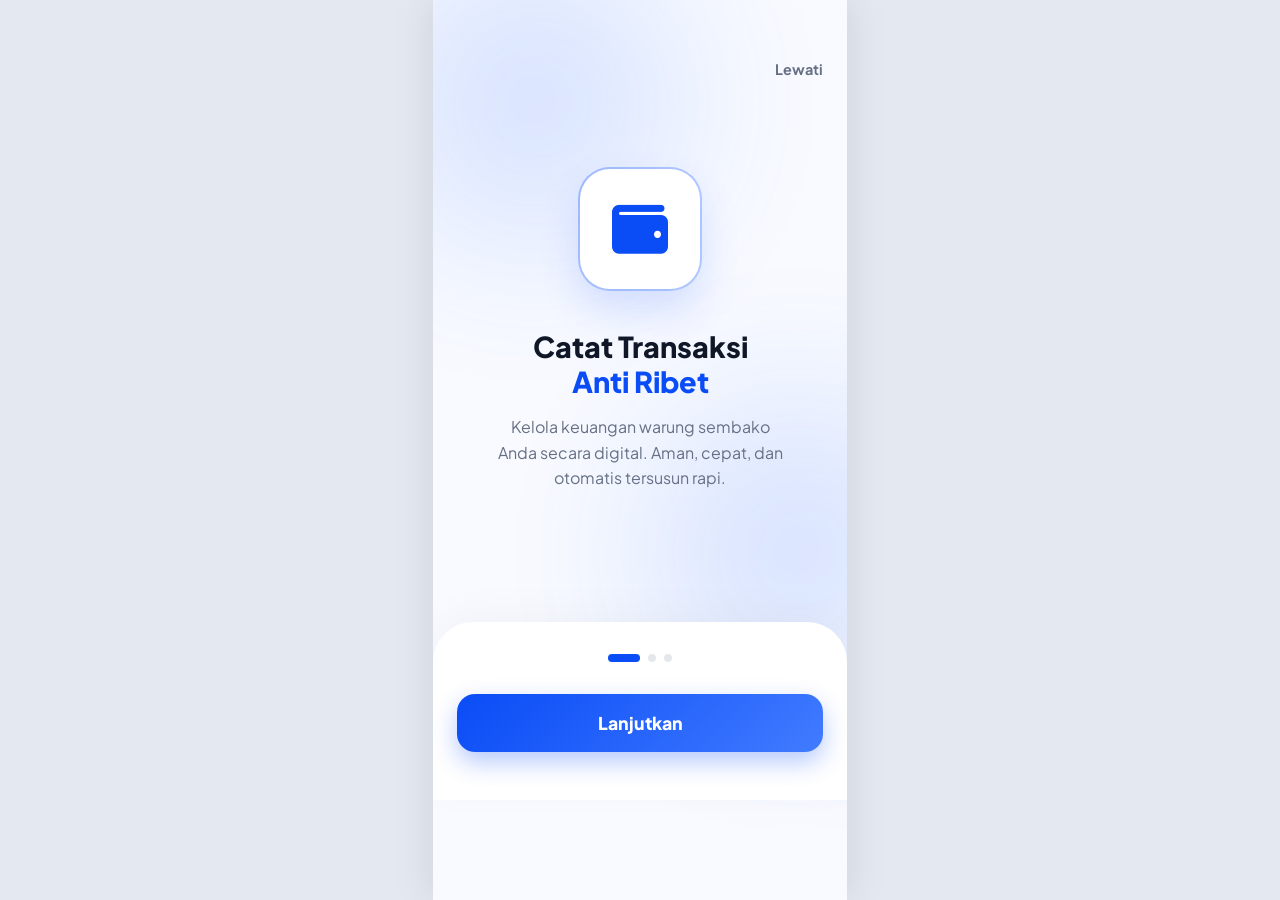
<file: pt3/index.html>
<!DOCTYPE html>
<html lang="id">
<head>
    <meta charset="UTF-8">
    <meta name="viewport" content="width=device-width, initial-scale=1.0">
    <title>Selamat Datang di FinGrow AI</title>
    <link href="https://fonts.googleapis.com/css2?family=Plus+Jakarta+Sans:wght@400;500;600;700;800&display=swap" rel="stylesheet">
    <link rel="stylesheet" href="https://cdnjs.cloudflare.com/ajax/libs/font-awesome/6.4.0/css/all.min.css">
    <link rel="stylesheet" href="css/style.css">
    <style>
        :root {
            --primary-gradient: linear-gradient(135deg, #0A4CF6 0%, #417BFF 100%);
            --accent-green: #12B76A;
        }

        .onboarding-wrapper {
            height: 100vh;
            background: #f8faff;
            display: flex;
            flex-direction: column;
            position: relative;
            overflow: hidden;
        }

        /* Elemen Dekoratif Background */
        .bg-blob {
            position: absolute;
            width: 300px;
            height: 300px;
            background: var(--primary-gradient);
            filter: blur(80px);
            opacity: 0.15;
            border-radius: 50%;
            z-index: 0;
        }

        /* Konten Utama */
        .step-container {
            flex: 1;
            display: flex;
            flex-direction: column;
            justify-content: center;
            align-items: center;
            padding: 40px 24px;
            z-index: 10;
            text-align: center;
        }

        .step-content {
            display: none;
            animation: fadeInScale 0.6s cubic-bezier(0.175, 0.885, 0.32, 1.275) forwards;
        }

        .step-content.active { display: block; }

        @keyframes fadeInScale {
            from { opacity: 0; transform: scale(0.9) translateY(20px); }
            to { opacity: 1; transform: scale(1) translateY(0); }
        }

        /* Ilustrasi & Ikon */
        .icon-box {
            width: 120px;
            height: 120px;
            background: white;
            border-radius: 30px;
            display: flex;
            justify-content: center;
            align-items: center;
            font-size: 3.5rem;
            color: #0A4CF6;
            margin: 0 auto 40px;
            box-shadow: 0 20px 40px rgba(10, 76, 246, 0.15);
            position: relative;
        }

        .icon-box::after {
            content: '';
            position: absolute;
            inset: -2px;
            background: var(--primary-gradient);
            border-radius: 32px;
            z-index: -1;
            opacity: 0.3;
        }

        /* Tipografi */
        .step-title {
            font-size: 1.8rem;
            font-weight: 800;
            color: #101828;
            line-height: 1.2;
            margin-bottom: 16px;
        }

        .step-desc {
            font-size: 1rem;
            color: #667085;
            line-height: 1.6;
            max-width: 300px;
            margin: 0 auto;
        }

        /* Footer Navigasi */
        .onboarding-footer {
            padding: 32px 24px 48px;
            background: white;
            border-radius: 40px 40px 0 0;
            box-shadow: 0 -10px 40px rgba(0,0,0,0.03);
            z-index: 20;
        }

        .dots-container {
            display: flex;
            justify-content: center;
            gap: 8px;
            margin-bottom: 32px;
        }

        .dot {
            width: 8px;
            height: 8px;
            border-radius: 4px;
            background: #E4E7EC;
            transition: all 0.4s ease;
        }

        .dot.active {
            width: 32px;
            background: #0A4CF6;
        }

        .nav-actions {
            display: flex;
            gap: 12px;
        }

        .btn-main {
            flex: 2;
            padding: 18px;
            background: var(--primary-gradient);
            color: white;
            border: none;
            border-radius: 18px;
            font-weight: 800;
            font-size: 1.1rem;
            cursor: pointer;
            box-shadow: 0 10px 25px rgba(10, 76, 246, 0.3);
            transition: all 0.3s ease;
        }

        .btn-main:active { transform: scale(0.96); }

        .btn-secondary {
            flex: 1;
            padding: 18px;
            background: #F2F4F7;
            color: #667085;
            border: none;
            border-radius: 18px;
            font-weight: 700;
            cursor: pointer;
        }

        .skip-text {
            position: absolute;
            top: 60px;
            right: 24px;
            color: #667085;
            font-weight: 700;
            text-decoration: none;
            z-index: 30;
            font-size: 0.9rem;
        }
    </style>
</head>
<body>
    <div class="app-container onboarding-wrapper">
        <div class="bg-blob" style="top: -50px; left: -50px;"></div>
        <div class="bg-blob" style="bottom: 200px; right: -100px;"></div>

        <a href="indexx.html" class="skip-text" id="skip-link">Lewati</a>

        <div class="step-container" style="margin-top: 2.5cm;">
            <div class="step-content active" id="step-1">
                <div class="icon-box">
                    <i class="fa-solid fa-wallet"></i>
                </div>
                <h2 class="step-title">Catat Transaksi <br><span style="color: #0A4CF6;">Anti Ribet</span></h2>
                <p class="step-desc" style="margin-bottom: 1.5cm;">Kelola keuangan warung sembako Anda secara digital. Aman, cepat, dan otomatis tersusun rapi.</p>
            </div>

            <div class="step-content" id="step-2">
                <div class="icon-box" style="color: #12B76A;">
                    <i class="fa-solid fa-shield-halved"></i>
                </div>
                <h2 class="step-title">Bangun Skor <br><span style="color: #12B76A;">Kredit Digital</span></h2>
                <p class="step-desc" style="margin-bottom: 1.5cm;">Setiap catatan transaksi Anda dianalisis oleh AI untuk meningkatkan peluang mendapatkan modal usaha.</p>
            </div>

            <div class="step-content" id="step-3">
                <div class="icon-box" style="color: #F79009;">
                    <i class="fa-solid fa-rocket"></i>
                </div>
                <h2 class="step-title">Akses Modal <br><span style="color: #F79009;">Naik Kelas</span></h2>
                <p class="step-desc" style="margin-bottom: 1.5cm;">Ajukan pembiayaan KUR langsung dari aplikasi berdasarkan kesehatan keuangan usaha Anda.</p>
            </div>
        </div>

        <div class="onboarding-footer">
            <div class="dots-container">
                <div class="dot active" id="dot-1"></div>
                <div class="dot" id="dot-2"></div>
                <div class="dot" id="dot-3"></div>
            </div>

            <div class="nav-actions">
                <button class="btn-secondary" id="back-btn" onclick="prevStep()" style="display: none;">Kembali</button>
                <button class="btn-main" id="next-btn" onclick="nextStep()">Lanjutkan</button>
            </div>
        </div>
    </div>

    <script>
        let currentStep = 1;
        const totalSteps = 3;

        function updateUI() {
            // Update Screens
            document.querySelectorAll('.step-content').forEach((el, idx) => {
                el.classList.toggle('active', (idx + 1) === currentStep);
            });

            // Update Dots
            document.querySelectorAll('.dot').forEach((el, idx) => {
                el.classList.toggle('active', (idx + 1) === currentStep);
            });

            // Update Buttons
            const backBtn = document.getElementById('back-btn');
            const nextBtn = document.getElementById('next-btn');
            const skipLink = document.getElementById('skip-link');

            backBtn.style.display = (currentStep === 1) ? 'none' : 'block';
            
            if (currentStep === totalSteps) {
                nextBtn.innerText = 'Daftar Sekarang';
                skipLink.style.display = 'none';
            } else {
                nextBtn.innerText = 'Lanjutkan';
                skipLink.style.display = 'block';
            }
        }

        function nextStep() {
            if (currentStep < totalSteps) {
                currentStep++;
                updateUI();
            } else {
                window.location.href = 'indexx.html';
            }
        }

        function prevStep() {
            if (currentStep > 1) {
                currentStep--;
                updateUI();
            }
        }
    </script>
</body>
</html>
</file>
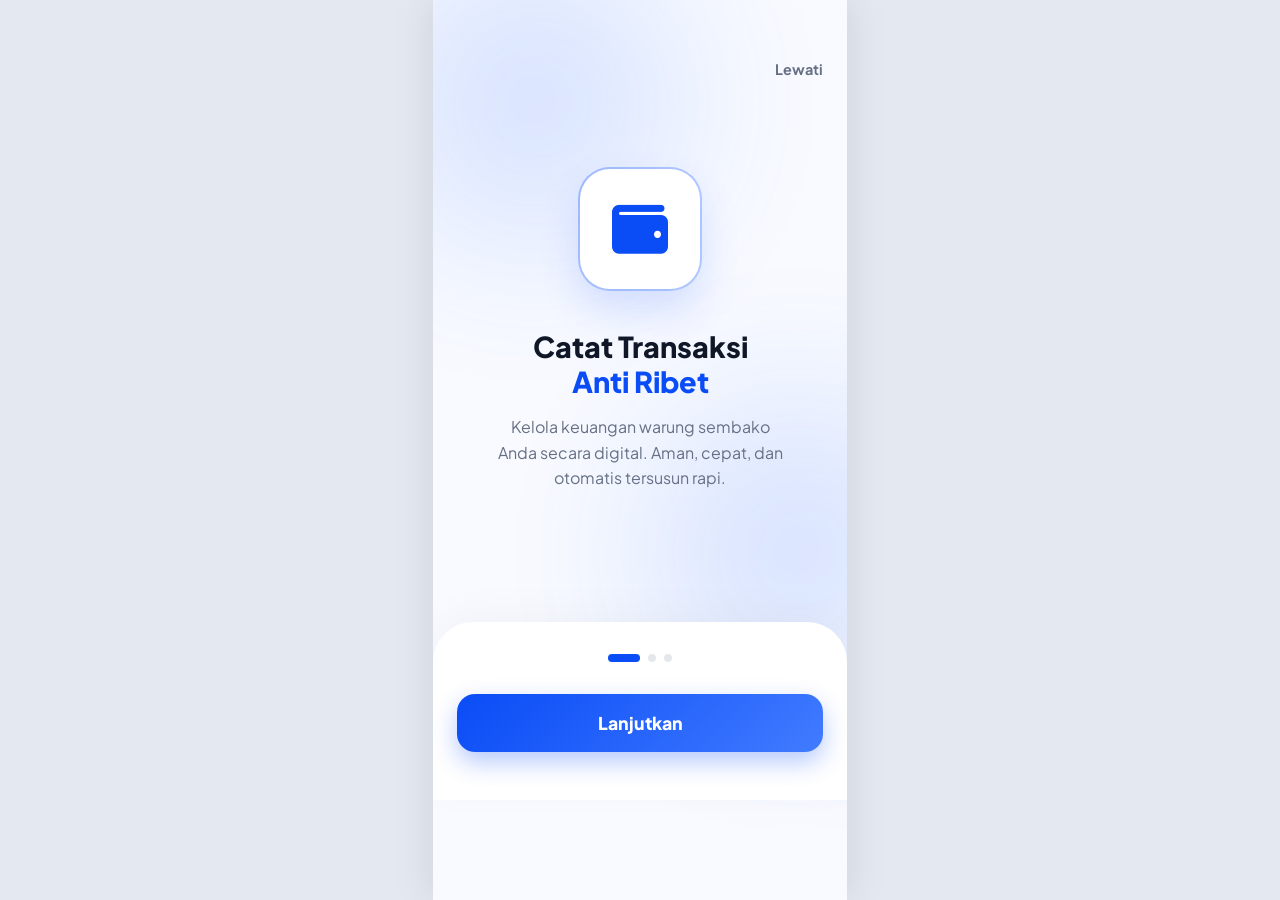
<file: pt3/beranda.html>
<!DOCTYPE html>
<html lang="id">
<head>
    <meta charset="UTF-8">
    <meta name="viewport" content="width=device-width, initial-scale=1.0">
    <title>Beranda - FinGrow AI</title>
    <link href="https://fonts.googleapis.com/css2?family=Plus+Jakarta+Sans:wght@400;500;600;700;800&display=swap" rel="stylesheet">
    <link rel="stylesheet" href="https://cdnjs.cloudflare.com/ajax/libs/font-awesome/6.4.0/css/all.min.css">
    <link rel="stylesheet" href="css/style.css">
    <style>
        .modal-overlay { position: fixed; top: 0; left: 0; width: 100%; height: 100%; background: rgba(16, 24, 40, 0.6); backdrop-filter: blur(6px); z-index: 9999; display: flex; justify-content: center; align-items: center; opacity: 0; pointer-events: none; transition: opacity 0.3s ease; }
        .modal-overlay.active { opacity: 1; pointer-events: auto; }
        .modal-card { background: var(--surface-bg); width: 85%; max-width: 340px; border-radius: 24px; padding: 24px; box-shadow: 0 24px 48px rgba(0,0,0,0.2); transform: translateY(30px) scale(0.95); transition: all 0.4s ease; }
        .modal-overlay.active .modal-card { transform: translateY(0) scale(1); }
        .notif-panel {
            position: absolute; top: 75px; right: 24px; width: calc(100% - 48px); max-width: 320px;
            background: #ffffff; border-radius: 20px; box-shadow: 0 12px 40px rgba(0,0,0,0.12);
            padding: 16px; z-index: 101; opacity: 0; pointer-events: none;
            transform: translateY(-15px); transition: all 0.3s cubic-bezier(0.34, 1.56, 0.64, 1);
            border: 1px solid #f2f4f7;
        }
        .notif-panel.active { opacity: 1; pointer-events: auto; transform: translateY(0); }
        .notif-item { display: flex; gap: 12px; align-items: flex-start; padding: 12px; border-bottom: 1px solid #f2f4f7; }
        .notif-item:last-child { border-bottom: none; margin-bottom: 0; padding-bottom: 0; }
        .notif-item.unread { background: #F4F7FF; border-radius: 12px; border-bottom: none; }
        .notif-icon { width: 36px; height: 36px; border-radius: 50%; display: flex; justify-content: center; align-items: center; flex-shrink: 0; }
    </style>
</head>
<body>
    <div class="app-container">
        
        <header class="app-header glass-header" style="display: flex; justify-content: space-between; align-items: center; padding: 24px 24px 16px;">
            <div class="user-info" style="display: flex; align-items: center; gap: 12px;">
                <div class="avatar-glow">
                    <div class="avatar bg-gradient" style="display: flex; align-items: center; justify-content: center; font-size: 1.1rem;">
                        <i class="fa-solid fa-store"></i>
                    </div>
                </div>
                <div>
                    <p class="text-xs text-muted font-bold" style="letter-spacing: 1px; margin-bottom: 2px;">SELAMAT DATANG</p>
                    <h2 class="shop-name" style="margin: 0; font-size: 1.3rem;">Toko Sembako Berkah</h2>
                </div>
            </div>
            
            <button id="notif-btn" class="icon-btn ripple" onclick="toggleNotif()" style="background: #f2f4f7; border-radius: 50%; width: 40px; height: 40px; display: flex; align-items: center; justify-content: center; border: none; cursor: pointer;">
                <i class="fa-regular fa-bell" style="font-size: 1.2rem; color: #475467; pointer-events: none;"></i>
                <span class="badge-dot" style="position: absolute; top: 10px; right: 10px; background: #ff3b30; width: 8px; height: 8px; border-radius: 50%; border: 2px solid #fff; pointer-events: none;"></span>
            </button>
        </header>

        <div id="notif-dropdown" class="notif-panel">
            <div class="flex-between mb-3 border-bottom pb-2">
                <h3 class="font-bold text-sm">Notifikasi</h3>
                <span class="text-xs text-primary cursor-pointer font-bold" onclick="toggleNotif()">Tutup</span>
            </div>
            
            <div class="notif-list">
                <div class="notif-item unread mb-2">
                    <div class="notif-icon bg-success-light text-success"><i class="fa-solid fa-money-bill-wave"></i></div>
                    <div>
                        <p class="text-sm font-bold" style="margin-bottom: 2px;">Pembayaran QRIS Berhasil</p>
                        <p class="text-xs text-muted">Dana Rp 65.000 dari Sdr. Budi telah masuk ke saldo utama.</p>
                        <p class="text-xs font-bold text-muted mt-1" style="font-size: 0.6rem;">Baru saja</p>
                    </div>
                </div>

                <div class="notif-item">
                    <div class="notif-icon" style="background: #FFF4E5; color: #F79009;"><i class="fa-solid fa-bullseye"></i></div>
                    <div>
                        <p class="text-sm font-bold" style="margin-bottom: 2px;">Target Hampir Tercapai!</p>
                        <p class="text-xs text-muted">Kurang Rp 550.000 lagi untuk mencapai target omzet harian Anda.</p>
                        <p class="text-xs font-bold text-muted mt-1" style="font-size: 0.6rem;">2 jam yang lalu</p>
                    </div>
                </div>

                <div class="notif-item">
                    <div class="notif-icon" style="background: #E8F9EE; color: #25D366;"><i class="fa-brands fa-whatsapp"></i></div>
                    <div>
                        <p class="text-sm font-bold" style="margin-bottom: 2px;">Laporan Harian Dikirim</p>
                        <p class="text-xs text-muted">Rekap transaksi kemarin telah dikirimkan via WhatsApp.</p>
                        <p class="text-xs font-bold text-muted mt-1" style="font-size: 0.6rem;">Kemarin, 21:00</p>
                    </div>
                </div>
            </div>
            <div class="text-center mt-3 pt-2" style="border-top: 1px solid #f2f4f7;">
                <span class="text-xs font-bold text-primary cursor-pointer">Tandai semua dibaca</span>
            </div>
        </div>

        <main class="content-area">
            
            <div class="card premium-card ripple">
                <div class="card-bg-shape"></div>
                
                <div class="flex-between mb-1 position-relative">
                    <span class="text-light-50 font-bold text-xs" style="letter-spacing: 1px;">OMZET HARI INI</span>
                    <div class="chip-glass"><i class="fa-solid fa-chart-line"></i> +12.5%</div>
                </div>
                
                <h1 class="balance-amount position-relative">Rp <span id="counter-saldo">0</span></h1>
                
                <div class="position-relative mt-2 mb-3">
                    <div class="flex-between text-xs mb-1">
                        <span class="text-light-80">Target Harian: Rp 1.000.000</span>
                        <span class="text-light-80" id="target-percent">65%</span>
                    </div>
                    <div class="progress-bar" style="background: rgba(255,255,255,0.2); height: 6px;">
                        <div class="progress-fill bg-white" id="bar-target-harian" style="width: 65%;"></div>
                    </div>
                </div>

                <div class="divider-glass position-relative"></div>

                <div class="flex-between position-relative mt-2">
                    <div class="flex-align">
                        <div class="text-center" style="border-right: 1px solid rgba(255,255,255,0.2); padding-right: 15px;">
                            <p class="text-light-50" style="font-size: 0.6rem; font-weight: 800;">TRANSAKSI</p>
                            <p class="font-bold" id="beranda-jml-trx" style="font-size: 0.8rem;">12</p>
                        </div>
                        <div style="padding-left: 15px;">
                            <p class="text-light-50" style="font-size: 0.6rem; font-weight: 800;">METODE UTAMA</p>
                            <p class="font-bold" style="font-size: 0.8rem;"><i class="fa-solid fa-qrcode" style="font-size: 0.75rem;"></i> QRIS (8)</p>
                        </div>
                    </div>
                    <a href="transaksi.html" class="btn-sm-glass ripple" style="text-decoration:none; font-size: 1rem;">Detail <i class="fa-solid fa-chevron-right"></i></a>
                </div>
            </div>

            <div class="card score-card ripple" onclick="location.href='skor.html'">
                <div class="score-left">
                    <div class="score-ring">
                        <svg viewBox="0 0 36 36" class="circular-chart primary">
                            <path class="circle-bg" d="M18 2.0845 a 15.9155 15.9155 0 0 1 0 31.831 a 15.9155 15.9155 0 0 1 0 -31.831" style="stroke: #EBF1FF; stroke-width: 2.5; fill: none;" />
                            <path id="ai-score-ring" class="circle" stroke-dasharray="72, 100" d="M18 2.0845 a 15.9155 15.9155 0 0 1 0 31.831 a 15.9155 15.9155 0 0 1 0 -31.831" style="stroke: #0A4CF6; stroke-width: 2.5; stroke-linecap: round; fill: none; transition: stroke-dasharray 1.5s ease-in-out;" />
                        </svg>
                        <div class="score-value" id="ai-score-display" style="font-size: 1rem;">720</div>
                    </div>
                </div>
                <div class="score-right">
                    <div class="flex-between">
                        <h3 class="font-bold text-md">Credit Score AI</h3>
                        <span class="text-xs text-success font-bold">Grade A</span>
                    </div>
                    <p class="text-xs text-muted mt-1">Status usaha Anda <b>Sangat Layak</b> untuk pengajuan modal KUR.</p>
                    <div class="progress-bar mt-2" style="height: 4px;"><div class="progress-fill bg-success" style="width: 72%;"></div></div>
                </div>
            </div>

            <div class="section-header flex-between mb-2">
                <h3 class="font-bold text-sm">Insight FinGrow AI</h3>
                <a href="insight.html" class="text-xs text-primary font-bold" style="text-decoration:none;">Analisis Lengkap</a>
            </div>
            
            <div class="insight-grid">
                <div class="card insight-mini-card ripple">
                    <i class="fa-solid fa-arrow-trend-up text-success mb-1"></i>
                    <p class="text-xs font-bold">Tren Naik</p>
                    <p class="text-muted" style="font-size: 0.65rem;">Omzet meningkat 15% dari pekan lalu.</p>
                </div>
                <div class="card insight-mini-card ripple">
                    <i class="fa-solid fa-calendar-check text-primary mb-1"></i>
                    <p class="text-xs font-bold">Konsistensi</p>
                    <p class="text-muted" style="font-size: 0.65rem;">14 hari aktif mencatat tanpa jeda.</p>
                </div>
            </div>

            <h3 class="font-bold text-sm mb-2">Akses Cepat</h3>
            <div class="quick-action-grid">
                <a href="transaksi.html" class="action-item ripple">
                    <div class="action-icon bg-brand-light text-primary"><i class="fa-solid fa-plus"></i></div>
                    <span>Catat Trx</span>
                </a>
                <a href="javascript:void(0)" class="action-item ripple" onclick="openQRIS()">
                    <div class="action-icon bg-success-light text-success"><i class="fa-solid fa-qrcode"></i></div>
                    <span>QRIS Toko</span>
                </a>
                <a href="skor.html" class="action-item ripple">
                    <div class="action-icon bg-warning-light text-warning"><i class="fa-solid fa-hand-holding-dollar"></i></div>
                    <span>Modal</span>
                </a>
                <a href="https://wa.me/6283806256111" class="action-item ripple">
                    <div class="action-icon" style="background: #E8F9EE; color: #25D366;"><i class="fa-brands fa-whatsapp"></i></div>
                    <span>Bot WA</span>
                </a>
            </div>

        </main>

        <div id="qris-modal" class="modal-overlay">
            <div class="modal-card">
                <div class="flex-between mb-3 border-bottom pb-2">
                    <h3 class="font-bold text-sm">QRIS Usaha</h3>
                    <button class="icon-btn ripple" onclick="closeQRIS()" style="width: 32px; height: 32px; font-size: 1rem; background: #FFF0F0; color: #FF3B30; border: none;">
                        <i class="fa-solid fa-xmark"></i>
                    </button>
                </div>
                <div class="text-center">
                    <p class="text-xs text-muted mb-3">Tunjukkan QR ini kepada pelanggan untuk menerima pembayaran cepat.</p>
                    <div style="background: white; padding: 16px; border-radius: 16px; display: inline-block; box-shadow: 0 4px 12px rgba(0,0,0,0.05); border: 1px solid var(--border-color);">
                        <img src="../img/qris.jpg" alt="QRIS Code" style="width: 200px; height: 200px; object-fit: contain;">
                    </div>
                    <h2 class="font-bold text-md mt-4">Toko Sembako Berkah</h2>
                    <p class="text-xs font-bold text-primary mt-1">NMID: ID1029384756</p>
                </div>
            </div>
        </div>

        <script>
            function openQRIS() { document.getElementById('qris-modal').classList.add('active'); }
            function closeQRIS() { document.getElementById('qris-modal').classList.remove('active'); }
        </script>

        <nav class="bottom-nav glass-nav">
            <div class="nav-indicator"></div>
            <a href="beranda.html" class="nav-item active"><i class="fa-solid fa-house"></i><span>Beranda</span></a>
            <a href="transaksi.html" class="nav-item"><i class="fa-solid fa-file-invoice-dollar"></i><span>Transaksi</span></a>
            <a href="insight.html" class="nav-item"><i class="fa-solid fa-chart-pie"></i><span>Insight</span></a>
            <a href="skor.html" class="nav-item"><i class="fa-solid fa-award"></i><span>Skor</span></a>
            <a href="profil.html" class="nav-item"><i class="fa-solid fa-user-gear"></i><span>Profil</span></a>
        </nav>
    </div>

    <script src="js/app.js"></script>
</body>
</html>
</file>
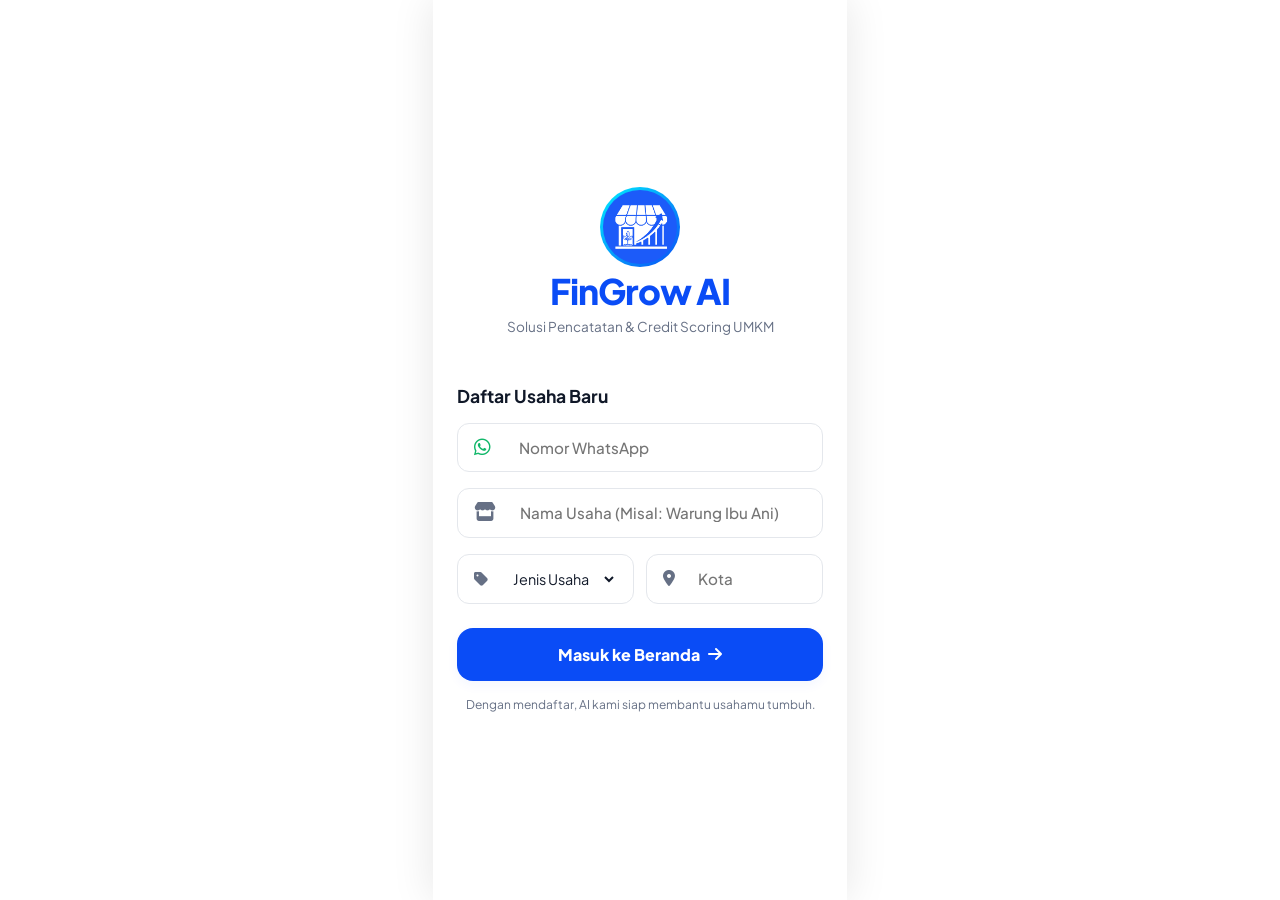
<file: pt3/indexx.html>
<!DOCTYPE html>
<html lang="id">
<head>
    <meta charset="UTF-8">
    <meta name="viewport" content="width=device-width, initial-scale=1.0">
    <title>FinGrow AI - Registrasi UMKM</title>
    <link href="https://fonts.googleapis.com/css2?family=Plus+Jakarta+Sans:wght@400;500;600;700;800&display=swap" rel="stylesheet">
    <link rel="stylesheet" href="https://cdnjs.cloudflare.com/ajax/libs/font-awesome/6.4.0/css/all.min.css">
    <link rel="stylesheet" href="css/style.css">
    <style>
        /* CSS PENGATUR LAYAR (WAJIB ADA AGAR TIDAK NUMPUK) */
        .screen { display: none; animation: fadeIn 0.4s ease forwards; }
        .screen.active { display: block; }
        @keyframes fadeIn { 
            from { opacity: 0; transform: translateX(20px); } 
            to { opacity: 1; transform: translateX(0); } 
        }
        
        /* CSS OTP PREMIUM */
        .otp-container { display: flex; justify-content: space-between; gap: 12px; margin: 40px 0; }
        .otp-input { 
            width: 68px; height: 76px; text-align: center; font-size: 2.2rem; font-weight: 800; 
            border-radius: 20px; border: 2px solid #E4E7EC; background: #F9FAFB; 
            outline: none; transition: all 0.3s cubic-bezier(0.34, 1.56, 0.64, 1); color: #101828; 
            box-shadow: inset 0 2px 4px rgba(0,0,0,0.02);
        }
        .otp-input:focus { 
            border-color: #0A4CF6; background: #ffffff; 
            box-shadow: 0 12px 24px rgba(10, 76, 246, 0.15), 0 0 0 4px rgba(10, 76, 246, 0.1); 
            transform: translateY(-4px); 
        }
        
        .otp-input::-webkit-inner-spin-button,
        .otp-input::-webkit-outer-spin-button { -webkit-appearance: none; margin: 0; }
        .otp-input[type=number] { appearance: textfield; -moz-appearance: textfield; }

        /* STRUKTUR LAYAR OTP FULL SCREEN */
        .screen-otp-layout {
            display: flex; flex-direction: column; min-height: 100vh; justify-content: space-between; padding: 24px;
        }
    </style>
</head>
<body style="background: var(--surface-main, #F9FAFB); margin: 0;">
    <div class="app-container" style="background: var(--surface-main, #F9FAFB); min-height: 100vh; position: relative;">
        
        <div id="screen-register" class="screen active">
            <div style="padding: 24px; display: flex; flex-direction: column; justify-content: center; min-height: 100vh;">
                
                <div class="text-center mb-4">
                    <div class="avatar-glow mx-auto mb-3" style="width: 80px; height: 80px; margin: 0 auto;">
                        <img src="../img/logo.png" alt="FinGrow AI Logo" style="width: 100%; height: 100%; object-fit: cover; border-radius: 50%;">    
                    </div>
                    <h1 class="text-giant text-primary" style="font-size: 2.2rem; letter-spacing: -1px; color: #0A4CF6; font-weight: 800; margin-bottom: 4px;">FinGrow AI</h1>
                    <p class="text-muted text-sm mt-1" style="color: #667085;">Solusi Pencatatan & Credit Scoring UMKM</p>
                </div>

                <form id="form-register" class="mt-2">
                    <h3 class="font-bold text-md mb-3" style="font-weight: 700; margin-bottom: 16px;">Daftar Usaha Baru</h3>
                    
                    <div class="input-box mb-3 p-0" style="border-radius: 12px; overflow: hidden; border: 1px solid #E4E7EC; background: white; margin-bottom: 16px;">
                        <div class="flex-align" style="padding: 14px 16px; display: flex; align-items: center;">
                            <i class="fa-brands fa-whatsapp text-success" style="font-size: 1.2rem; width: 24px; color: #12B76A; margin-right: 12px;"></i>
                            <input type="tel" id="reg-wa" placeholder="Nomor WhatsApp" required style="font-size: 0.95rem; width: 100%; border: none; outline: none; font-family: inherit;">
                        </div>
                    </div>

                    <div class="input-box mb-3 p-0" style="border-radius: 12px; overflow: hidden; border: 1px solid #E4E7EC; background: white; margin-bottom: 16px;">
                        <div class="flex-align" style="padding: 14px 16px; display: flex; align-items: center;">
                            <i class="fa-solid fa-store text-muted" style="font-size: 1.2rem; width: 24px; color: #667085; margin-right: 12px;"></i>
                            <input type="text" id="reg-nama" placeholder="Nama Usaha (Misal: Warung Ibu Ani)" required style="font-size: 0.95rem; width: 100%; border: none; outline: none; font-family: inherit;">
                        </div>
                    </div>

                    <div class="flex-gap mb-4" style="display: flex; gap: 12px; margin-bottom: 24px;">
                        <div class="input-box flex-1 p-0" style="border-radius: 12px; overflow: hidden; border: 1px solid #E4E7EC; background: white; flex: 1;">
                            <div class="flex-align" style="padding: 14px 16px; display: flex; align-items: center;">
                                <i class="fa-solid fa-tag text-muted" style="width: 20px; color: #667085; margin-right: 8px;"></i>
                                <select id="reg-jenis" required style="width: 100%; border: none; outline: none; background: transparent; font-family: inherit; font-size: 0.9rem; color: #101828;">
                                    <option value="" disabled selected>Jenis Usaha</option>
                                    <option value="Kelontong/Sembako">Sembako</option>
                                    <option value="Kuliner/Makanan">Kuliner</option>
                                    <option value="Jasa">Jasa</option>
                                </select>
                            </div>
                        </div>
                        <div class="input-box flex-1 p-0" style="border-radius: 12px; overflow: hidden; border: 1px solid #E4E7EC; background: white; flex: 1;">
                            <div class="flex-align" style="padding: 14px 16px; display: flex; align-items: center;">
                                <i class="fa-solid fa-location-dot text-muted" style="width: 20px; color: #667085; margin-right: 8px;"></i>
                                <input type="text" id="reg-lokasi" placeholder="Kota" required style="font-size: 0.95rem; width: 100%; border: none; outline: none; font-family: inherit;">
                            </div>
                        </div>
                    </div>

                    <button type="submit" class="btn-massive ripple mt-2" style="width: 100%; padding: 16px; background: #0A4CF6; color: white; border: none; border-radius: 16px; font-weight: 800; font-size: 1rem; cursor: pointer; display: flex; justify-content: center; align-items: center;">
                        Masuk ke Beranda <i class="fa-solid fa-arrow-right ml-2" style="margin-left: 8px;"></i>
                    </button>
                    <p class="text-center text-xs text-muted mt-3" style="text-align: center; color: #667085; font-size: 0.75rem; margin-top: 16px;">Dengan mendaftar, AI kami siap membantu usahamu tumbuh.</p>
                </form>
            </div>
        </div>

        <div id="screen-otp" class="screen">
            <div style="padding: 24px; display: flex; flex-direction: column; min-height: 100vh;">
                
                <div style="margin-bottom: 24px; padding-top: 10px;">
                    <button type="button" onclick="kembaliRegister()" style="width: 44px; height: 44px; border-radius: 50%; border: 1px solid #E4E7EC; background: white; display: flex; justify-content: center; align-items: center; cursor: pointer; color: #101828; box-shadow: 0 4px 12px rgba(0,0,0,0.03); transition: all 0.2s;">
                        <i class="fa-solid fa-arrow-left" style="font-size: 1.1rem;"></i>
                    </button>
                </div>

                <div style="display: flex; flex-direction: column;">
                    
                    <div style="width: 72px; height: 72px; background: #F4F7FF; border-radius: 24px; display: flex; justify-content: center; align-items: center; margin-bottom: 24px; margin-top: 36px; border: 1px solid #D0DFFF;">
                        <i class="fa-solid fa-shield-halved" style="font-size: 2rem; color: #0A4CF6;"></i>
                    </div>
                    
                    <h1 class="font-bold" style="font-size: 2.2rem; color: #101828; margin-bottom: 12px; line-height: 1.1; font-weight: 800;">Verifikasi <br>Keamanan</h1>
                    <p class="text-muted" style="font-size: 1rem; line-height: 1.6; color: #667085;">Kode 4 digit telah dikirimkan ke WhatsApp <br><strong style="color: #0A4CF6; font-size: 1.1rem; letter-spacing: 0.5px; display: inline-block; margin-top: 4px;" id="tampil-nomor">+62 xxx</strong></p>

                    <div class="otp-container" style="display: flex; justify-content: space-between; gap: 12px; margin: 32px 0 24px;">
                        <input type="number" id="otp1" class="otp-input" maxlength="1" onkeyup="pindahFokus(event, this, 'otp2', null)">
                        <input type="number" id="otp2" class="otp-input" maxlength="1" onkeyup="pindahFokus(event, this, 'otp3', 'otp1')">
                        <input type="number" id="otp3" class="otp-input" maxlength="1" onkeyup="pindahFokus(event, this, 'otp4', 'otp2')">
                        <input type="number" id="otp4" class="otp-input" maxlength="1" onkeyup="cekOTP(event, this, 'otp3')">
                    </div>

                    <p class="text-muted" style="font-size: 0.95rem; color: #667085; margin-bottom: 32px;">Belum menerima kode? <span style="font-weight: 800; color: #0A4CF6; cursor: pointer;">Kirim ulang (00:59)</span></p>

                    <button type="button" onclick="masukBeranda()" class="btn-massive ripple" style="width: 100%; padding: 20px; border-radius: 20px; font-size: 1.15rem; background: #0A4CF6; color: white; border: none; font-weight: 800; box-shadow: 0 16px 32px rgba(10, 76, 246, 0.25); cursor: pointer;">
                        Verifikasi & Masuk
                    </button>
                </div>
            </div>
        </div>
        </div>

    </div>

    <script>
        // Logika saat tombol Daftar ditekan
        document.getElementById('form-register').addEventListener('submit', function(e) {
            e.preventDefault();
            
            const btn = this.querySelector('button');
            const originalText = btn.innerHTML;
            btn.innerHTML = '<i class="fa-solid fa-circle-notch fa-spin"></i> Menyiapkan AI...';
            btn.style.opacity = '0.8';

            // Ambil data input
            const waInput = document.getElementById('reg-wa').value;
            const namaUsaha = document.getElementById('reg-nama').value;
            const jenisUsaha = document.getElementById('reg-jenis').value;
            const lokasi = document.getElementById('reg-lokasi').value;

            // Simpan ke Local Storage
            const userData = {
                nama: namaUsaha,
                jenis: jenisUsaha,
                lokasi: lokasi,
                totalSaldo: 0, 
                jumlahTrx: 0,
                riwayat: [],
                daysActive: 1, 
                targetQris: 60
            };
            localStorage.setItem('fingrow_data', JSON.stringify(userData));

            // Beralih ke layar OTP
            setTimeout(() => {
                // Kembalikan teks tombol
                btn.innerHTML = originalText;
                btn.style.opacity = '1';

                // Tampilkan nomor WA di layar OTP
                document.getElementById('tampil-nomor').innerText = "+62 " + waInput;

                // Sembunyikan layar form, tampilkan layar OTP
                document.getElementById('screen-register').classList.remove('active');
                document.getElementById('screen-otp').classList.add('active');
                
                // Otomatis fokus ke kotak OTP pertama
                document.getElementById('otp1').focus();
            }, 800);
        });

        // FUNGSI LAYAR OTP
        function kembaliRegister() {
            // Sembunyikan layar OTP, tampilkan kembali layar form
            document.getElementById('screen-otp').classList.remove('active');
            document.getElementById('screen-register').classList.add('active');
            
            // Bersihkan kotak OTP yang sudah terisi
            document.querySelectorAll('.otp-input').forEach(input => input.value = '');
        }

        // Pindah fokus antar kotak OTP
        function pindahFokus(e, element, nextEleId, prevEleId) {
            if (e.key === "Backspace") {
                element.value = '';
                if(prevEleId) document.getElementById(prevEleId).focus();
                return;
            }
            if(element.value.length >= 1) {
                element.value = element.value.slice(0,1);
                if(nextEleId) document.getElementById(nextEleId).focus();
            }
        }

        // Cek jika kotak ke-4 terisi
        function cekOTP(e, element, prevEleId) {
            if (e.key === "Backspace") {
                element.value = '';
                if(prevEleId) document.getElementById(prevEleId).focus();
                return;
            }
            if(element.value.length >= 1) {
                element.value = element.value.slice(0,1);
                setTimeout(() => { masukBeranda(); }, 400); // Otomatis jalan
            }
        }

        function masukBeranda() {
            window.location.href = "beranda.html";
        }
    </script>
</body>
</html>
</file>
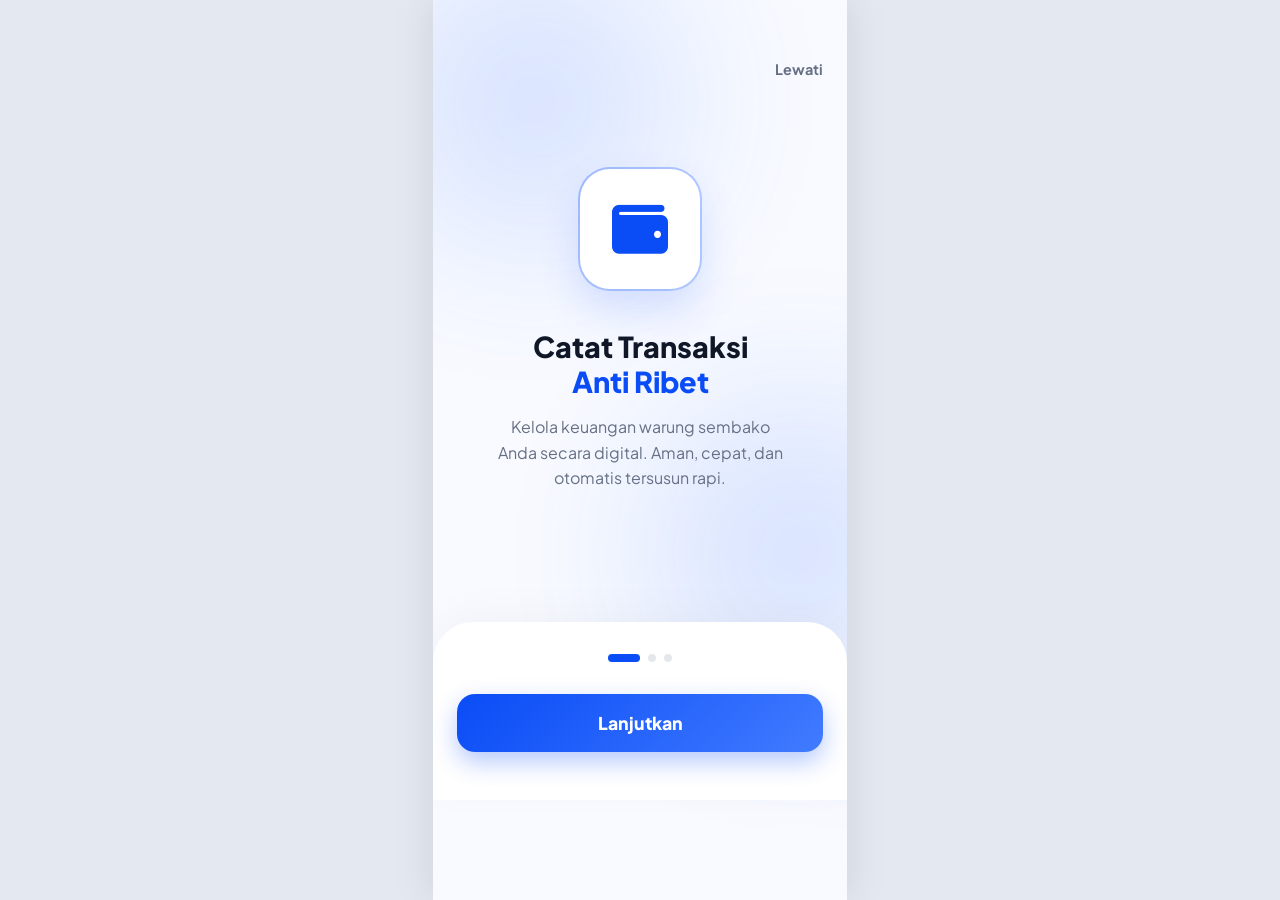
<file: pt3/profil.html>
<!DOCTYPE html>
<html lang="id">
<head>
    <meta charset="UTF-8">
    <meta name="viewport" content="width=device-width, initial-scale=1.0">
    <title>Profil - FinGrow AI</title>
    <link href="https://fonts.googleapis.com/css2?family=Plus+Jakarta+Sans:wght@400;500;600;700;800&display=swap" rel="stylesheet">
    <link rel="stylesheet" href="https://cdnjs.cloudflare.com/ajax/libs/font-awesome/6.4.0/css/all.min.css">
    <link rel="stylesheet" href="css/style.css">
    
    <style>
        .modal-overlay {
            position: fixed; top: 0; left: 0; width: 100%; height: 100%;
            background: rgba(16, 24, 40, 0.6); backdrop-filter: blur(6px);
            z-index: 9999; display: flex; justify-content: center; align-items: center;
            opacity: 0; pointer-events: none; transition: opacity 0.3s ease;
        }
        .modal-overlay.active { opacity: 1; pointer-events: auto; }
        .modal-card {
            background: var(--surface-bg); width: 85%; max-width: 340px;
            border-radius: 24px; padding: 24px; box-shadow: 0 24px 48px rgba(0,0,0,0.2);
            transform: translateY(30px) scale(0.95); transition: all 0.4s cubic-bezier(0.34, 1.56, 0.64, 1);
        }
        .modal-overlay.active .modal-card { transform: translateY(0) scale(1); }
    </style>
</head>
<body>
    <div class="app-container">
        
        <header class="app-header glass-header header-centered">
            <h2 class="font-bold">Profil Usaha</h2>
        </header>

        <main class="content-area" style="padding-top: 18px;">
            
            <div class="card text-center ripple mb-4" style="padding: 32px 20px;">
                <div class="avatar-glow mx-auto mb-3">
                    <div class="avatar massive bg-gradient" style="display: flex; align-items: center; justify-content: center; font-size: 2.5rem;">
                        <i class="fa-solid fa-store"></i>
                    </div>
                </div>
                
                <h2 class="font-bold text-lg mb-1 flex-align" style="justify-content: center;">
                    Toko Sembako Berkah <i class="fa-solid fa-circle-check text-success" style="font-size: 1rem;" title="Merchant Terverifikasi"></i>
                </h2>
                
                <div class="flex-align text-xs text-muted mb-3" style="justify-content: center; gap: 8px;">
                    <span style="background: var(--brand-light); color: var(--brand-blue); padding: 4px 10px; border-radius: 12px; font-weight: 700;">Retail / Kelontong</span>
                    <span><i class="fa-solid fa-location-dot"></i> Karawang, ID</span>
                </div>

                <div style="background: var(--surface-bg); padding: 16px; border-radius: 16px; border: 1px solid var(--border-color); text-align: left;">
                    <div class="flex-between text-xs mb-2">
                        <span class="font-bold">Kelengkapan Profil Merchant</span>
                        <span class="font-bold text-success">100%</span>
                    </div>
                    <div class="progress-bar" style="height: 6px;">
                        <div class="progress-fill bg-success" style="width: 100%;"></div>
                    </div>
                    <p class="text-xs text-muted mt-2 mb-0" style="font-size: 0.65rem;">Profil lengkap memaksimalkan akurasi algoritma Credit Scoring AI.</p>
                </div>
            </div>

            <div class="section-header mb-2 mt-4">
                <h3 class="font-bold text-sm text-muted">INTEGRASI DIGITAL</h3>
            </div>
            
            <div class="card p-0 overflow-hidden mb-4">
                <div class="menu-list-item ripple" style="padding: 16px 20px;">
                    <div class="flex-align">
                        <div style="width: 36px; height: 36px; border-radius: 10px; display: flex; justify-content: center; align-items: center; background: var(--brand-light); color: var(--brand-blue);">
                            <i class="fa-solid fa-qrcode"></i>
                        </div> 
                        <div>
                            <span class="text-sm font-bold d-block">Penerimaan QRIS</span>
                            <span class="text-xs text-muted">NMID: ID1029384756</span>
                        </div>
                    </div>
                    
                    <div style="text-align: right;">
                        <span class="text-xs text-success font-bold d-block mb-1"><i class="fa-solid fa-link"></i> Terhubung</span>
                        <span class="text-xs font-bold text-primary" onclick="openQRIS()" style="cursor: pointer; padding: 4px 10px; background: var(--brand-light); border-radius: 8px;">Lihat QR <i class="fa-solid fa-expand ml-1"></i></span>
                    </div>
                </div>
                
                <div class="menu-list-item border-none" style="padding: 16px 20px;">
                    <div class="flex-align">
                        <div style="width: 36px; height: 36px; border-radius: 10px; display: flex; justify-content: center; align-items: center; background: #E8F9EE; color: #25D366;">
                            <i class="fa-brands fa-whatsapp"></i>
                        </div> 
                        <div>
                            <span class="text-sm font-bold d-block">Bot WhatsApp FinGrow</span>
                            <span class="text-xs text-muted">Catat & pantau via chat</span>
                        </div>
                    </div>
                    <div class="toggle-btn active" id="wa-toggle"></div>
                </div>
            </div>

            <div class="section-header mb-2 mt-4">
                <h3 class="font-bold text-sm text-muted">FINGROW ACADEMY</h3>
            </div>
            
            <div class="card p-0 overflow-hidden mb-4">
                <div class="border-bottom flex-between" style="padding: 16px 20px; background: var(--surface-main);">
                    <p class="text-xs font-bold mb-0">MODUL EDUKASI UMKM</p>
                    <i class="fa-solid fa-graduation-cap text-primary"></i>
                </div>
                
                <div class="menu-list-item ripple" style="padding: 16px 20px;">
                    <div class="flex-align">
                        <i class="fa-solid fa-book-journal-whills text-warning" style="font-size: 1.5rem; width: 30px; text-align: center;"></i>
                        <div>
                            <span class="text-sm font-bold d-block">Pentingnya Pencatatan Rutin</span>
                            <span class="text-xs text-muted">Durasi baca: 3 mnt</span>
                        </div>
                    </div>
                    <i class="fa-solid fa-chevron-right text-muted text-xs"></i>
                </div>
                
                <div class="menu-list-item border-none ripple" style="padding: 16px 20px;">
                    <div class="flex-align">
                        <i class="fa-solid fa-mobile-screen-button text-primary" style="font-size: 1.5rem; width: 30px; text-align: center;"></i>
                        <div>
                            <span class="text-sm font-bold d-block">Maksimalkan Pembayaran Digital</span>
                            <span class="text-xs text-muted">Durasi baca: 5 mnt</span>
                        </div>
                    </div>
                    <i class="fa-solid fa-chevron-right text-muted text-xs"></i>
                </div>
            </div>

            <div class="section-header mb-2 mt-4">
                <h3 class="font-bold text-sm text-muted">PREFERENSI & KEAMANAN</h3>
            </div>

            <div class="card p-0 overflow-hidden mb-4">
                <div class="menu-list-item" style="padding: 16px 20px;">
                    <div class="flex-align">
                        <i class="fa-solid fa-bell text-muted icon-fixed" style="width: 24px; text-align: center;"></i>
                        <span class="text-sm font-bold">Notifikasi Transaksi Harian</span>
                    </div>
                    <div class="toggle-btn active"></div>
                </div>

                <div class="menu-list-item" style="padding: 16px 20px;">
                    <div class="flex-align">
                        <i class="fa-solid fa-file-pdf text-muted icon-fixed" style="width: 24px; text-align: center;"></i>
                        <span class="text-sm font-bold">Laporan Otomatis Bulanan</span>
                    </div>
                    <div class="toggle-btn active"></div>
                </div>

                <div class="menu-list-item border-none ripple" style="padding: 16px 20px;">
                    <div class="flex-align">
                        <i class="fa-solid fa-lock text-muted icon-fixed" style="width: 24px; text-align: center;"></i>
                        <span class="text-sm font-bold">Ubah PIN Keamanan</span>
                    </div>
                    <i class="fa-solid fa-chevron-right text-muted text-xs"></i>
                </div>
            </div>

            <button class="btn-massive ripple mb-4" onclick="logout()" style="background: #FFF0F0; color: #FF3B30; border: 1px solid #FFE0E0; font-size: 0.95rem; box-shadow: none; cursor: pointer; width: 100%; display: flex; justify-content: center; align-items: center; gap: 8px;">
                <i class="fa-solid fa-arrow-right-from-bracket"></i> Keluar Akun
            </button>
            
            <p class="text-center text-xs text-muted mt-2 mb-4">FinGrow AI v1.0.0 (GenExpo Edition)<br>Dibuat dengan ❤️ di Karawang</p>

        </main>

        <div id="qris-modal" class="modal-overlay">
            <div class="modal-card">
                <div class="flex-between mb-3 border-bottom pb-2">
                    <h3 class="font-bold text-sm">QRIS Usaha</h3>
                    <button class="icon-btn ripple" onclick="closeQRIS()" style="width: 32px; height: 32px; font-size: 1rem; background: #FFF0F0; color: #FF3B30; border: none;">
                        <i class="fa-solid fa-xmark"></i>
                    </button>
                </div>
                <div class="text-center">
                    <p class="text-xs text-muted mb-3">Tunjukkan QR ini kepada pelanggan untuk menerima pembayaran.</p>
                    
                    <div style="background: white; padding: 16px; border-radius: 16px; display: inline-block; box-shadow: 0 4px 12px rgba(0,0,0,0.05); border: 1px solid var(--border-color);">
                        <img src="../img/qris.jpg" alt="QRIS Code" style="width: 200px; height: 200px; object-fit: contain;">
                    </div>
                    
                    <h2 class="font-bold text-md mt-4">Toko Sembako Berkah</h2>
                    <p class="text-xs font-bold text-primary mt-1">NMID: ID1029384756</p>
                </div>
            </div>
        </div>

        <nav class="bottom-nav glass-nav">
            <div class="nav-indicator" style="transform: translateX(calc(90vw * 4.14 - 18px));"></div>
            <a href="beranda.html" class="nav-item"><i class="fa-solid fa-house"></i><span>Beranda</span></a>
            <a href="transaksi.html" class="nav-item"><i class="fa-solid fa-file-invoice-dollar"></i><span>Transaksi</span></a>
            <a href="insight.html" class="nav-item"><i class="fa-solid fa-chart-pie"></i><span>Insight</span></a>
            <a href="skor.html" class="nav-item"><i class="fa-solid fa-award"></i><span>Skor</span></a>
            <a href="profil.html" class="nav-item active"><i class="fa-solid fa-user-gear"></i><span>Profil</span></a>
        </nav>
    </div>

    <script>
        // Fungsi Buka & Tutup QRIS
        function openQRIS() {
            document.getElementById('qris-modal').classList.add('active');
        }
        function closeQRIS() {
            document.getElementById('qris-modal').classList.remove('active');
        }

        // Fungsi Toggle Button
        document.addEventListener("DOMContentLoaded", () => {
            const toggles = document.querySelectorAll('.toggle-btn');
            toggles.forEach(toggle => {
                toggle.addEventListener('click', function() {
                    this.classList.toggle('active');
                });
            });
        });
        
        // Fungsi Logout
        function logout() {
            if(confirm("Apakah Anda yakin ingin keluar?")) {
                localStorage.removeItem('fingrow_data');
                window.location.href = "index.html";
            }
        }
    </script>
    <script src="js/app.js"></script>
</body>
</html>
</file>
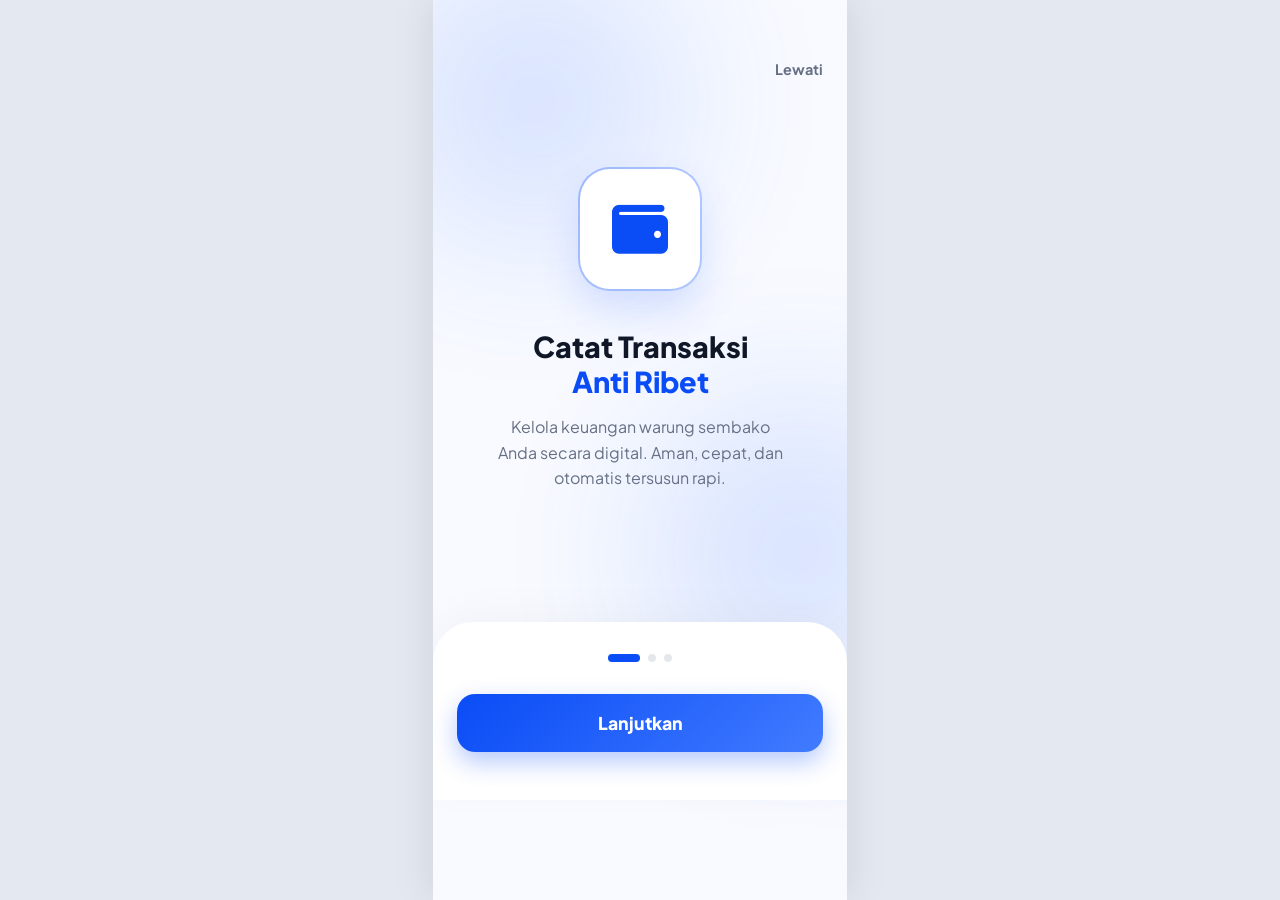
<file: pt3/skor.html>
<!DOCTYPE html>
<html lang="id">
<head>
    <meta charset="UTF-8">
    <meta name="viewport" content="width=device-width, initial-scale=1.0">
    <title>Skor & Pembiayaan - FinGrow AI</title>
    <link href="https://fonts.googleapis.com/css2?family=Plus+Jakarta+Sans:wght@400;500;600;700;800&display=swap" rel="stylesheet">
    <link rel="stylesheet" href="https://cdnjs.cloudflare.com/ajax/libs/font-awesome/6.4.0/css/all.min.css">
    <link rel="stylesheet" href="css/style.css">
    <style>
        .modal-overlay {
            position: fixed; top: 0; left: 0; width: 100%; height: 100%;
            background: rgba(16, 24, 40, 0.6); backdrop-filter: blur(6px);
            z-index: 9999; display: flex; justify-content: center; align-items: center;
            opacity: 0; pointer-events: none; transition: opacity 0.3s ease;
        }
        .modal-overlay.active {
            opacity: 1; pointer-events: auto;
        }
        .modal-card {
            background: #ffffff; width: 85%; max-width: 360px;
            border-radius: 24px; box-shadow: 0 24px 48px rgba(0,0,0,0.2);
            transform: translateY(30px) scale(0.95); transition: all 0.4s cubic-bezier(0.34, 1.56, 0.64, 1);
            max-height: 90vh; overflow-y: auto; /* Mencegah terpotong di layar kecil */
        }
        .modal-overlay.active .modal-card {
            transform: translateY(0) scale(1);
        }
    </style>
</head>
<body>
    <div class="app-container">
        <header class="app-header glass-header header-centered">
            <h2 class="font-bold">Skor & Pembiayaan</h2>
        </header>
        
        <main class="content-area pt-2" style="padding-top: 18px;">
            
            <div class="card pt-4 pb-4 position-relative overflow-hidden ripple">
                <div class="card-bg-shape" style="background: radial-gradient(circle, rgba(10, 76, 246, 0.05) 0%, rgba(255,255,255,0) 70%); right: 50%; transform: translateX(50%); top: -20px;"></div>
                
                <div class="text-center position-relative">
                    <p class="text-muted text-sm font-bold mb-1"><i class="fa-solid fa-shield-halved text-success"></i> FinGrow Trust Score</p>
                    
                    <div style="position: relative; width: 160px; height: 160px; margin: 0 auto;">
                        <svg viewBox="0 0 36 36" class="circular-chart primary" style="width: 100%; height: 100%;">
                            <path class="circle-bg" d="M18 2.0845 a 15.9155 15.9155 0 0 1 0 31.831 a 15.9155 15.9155 0 0 1 0 -31.831" style="stroke: #EBF1FF; stroke-width: 2.5; fill: none;" />
                            <path class="circle" stroke-dasharray="72, 100" d="M18 2.0845 a 15.9155 15.9155 0 0 1 0 31.831 a 15.9155 15.9155 0 0 1 0 -31.831" style="stroke: #0A4CF6; stroke-width: 2.5; stroke-linecap: round; fill: none; animation: fillProgress 1.5s ease-out forwards;" />
                        </svg>
                        <div style="position: absolute; top: 50%; left: 50%; transform: translate(-50%, -50%); text-align: center;">
                            <h1 class="text-giant text-primary mb-0" style="font-size: 3rem; letter-spacing: -1px;">720</h1>
                            <span class="text-xs text-muted font-bold">/ 1000</span>
                        </div>
                    </div>
                    
                    <div class="chip-success mt-2" style="font-size: 0.85rem; padding: 6px 16px;"><i class="fa-solid fa-check-double"></i> Sangat Layak Kredit</div>
                    <p class="text-xs text-muted mt-2">Diperbarui secara real-time berdasarkan aktivitas hari ini.</p>
                </div>
            </div>

            <div class="card border-brand bg-brand-light ripple">
                <h3 class="font-bold text-sm mb-3"><i class="fa-solid fa-microchip text-primary"></i> Detail Penilaian Algoritma</h3>
                
                <div class="progress-item mb-3">
                    <div class="flex-between text-xs mb-1">
                        <span><b>Konsistensi Transaksi</b></span>
                        <strong class="text-success">92% (Sangat Baik)</strong>
                    </div>
                    <div class="progress-bar" style="height: 6px;"><div class="progress-fill bg-success" style="width: 92%;"></div></div>
                    <p class="text-xs text-muted mt-1">Kamu rajin mencatat setiap hari tanpa jeda kosong.</p>
                </div>

                <div class="progress-item mb-3">
                    <div class="flex-between text-xs mb-1">
                        <span><b>Volume Usaha</b></span>
                        <strong class="text-primary">85% (Tinggi)</strong>
                    </div>
                    <div class="progress-bar" style="height: 6px;"><div class="progress-fill bg-brand" style="width: 85%;"></div></div>
                    <p class="text-xs text-muted mt-1">Jumlah nominal perputaran uang sangat sehat untuk skala mikro.</p>
                </div>

                <div class="progress-item mb-3">
                    <div class="flex-between text-xs mb-1">
                        <span><b>Stabilitas Pendapatan</b></span>
                        <strong class="text-success">88% (Stabil)</strong>
                    </div>
                    <div class="progress-bar" style="height: 6px;"><div class="progress-fill bg-success" style="width: 88%;"></div></div>
                    <p class="text-xs text-muted mt-1">Tidak ada fluktuasi pendapatan yang drastis/berisiko.</p>
                </div>

                <div class="progress-item mb-0">
                    <div class="flex-between text-xs mb-1">
                        <span><b>Proporsi Digital (QRIS)</b></span>
                        <strong class="text-warning">42% (Perhatian)</strong>
                    </div>
                    <div class="progress-bar" style="height: 6px;"><div class="progress-fill bg-warning" style="width: 42%;"></div></div>
                    <p class="text-xs text-warning mt-1"><i class="fa-solid fa-triangle-exclamation"></i> Syarat ideal bank minimal 60%.</p>
                </div>
            </div>

            <div class="card ripple">
                <h3 class="font-bold text-sm mb-3"><i class="fa-solid fa-arrow-up-right-dots text-primary"></i> Cara Naikkan Skor ke Grade S+</h3>
                <ul class="custom-list text-sm mb-0">
                    <li>
                        <div class="icon-fixed text-success" style="width: 20px;"><i class="fa-solid fa-calendar-check"></i></div> 
                        <div>
                            <b>Pertahankan Rutinitas</b>
                            <span class="d-block text-xs text-muted mt-1">Teruskan rekor mencatat 14 hari berturut-turut ini untuk membuktikan komitmen usahamu.</span>
                        </div>
                    </li>
                    <li>
                        <div class="icon-fixed text-warning" style="width: 20px;"><i class="fa-solid fa-qrcode"></i></div> 
                        <div>
                            <b>Genjot Transaksi QRIS</b>
                            <span class="d-block text-xs text-muted mt-1">Arahkan lebih banyak pelanggan bayar pakai QRIS minggu ini untuk mengejar rasio digital 60%.</span>
                        </div>
                    </li>
                    <li>
                        <div class="icon-fixed text-primary" style="width: 20px;"><i class="fa-solid fa-scale-balanced"></i></div> 
                        <div>
                            <b>Jaga Kestabilan Omzet</b>
                            <span class="d-block text-xs text-muted mt-1">Usahakan pendapatan harian tidak turun di bawah batas rata-rata Rp 300.000 agar risiko kredit tetap rendah.</span>
                        </div>
                    </li>
                </ul>
            </div>

            <div class="card premium-card ripple mb-4" style="background: linear-gradient(135deg, #0A4CF6 0%, #00C853 100%); border: none;">
                <div class="card-bg-shape" style="background: radial-gradient(circle, rgba(255,255,255,0.2) 0%, rgba(255,255,255,0) 70%);"></div>
                
                <div class="flex-between mb-3 position-relative">
                    <h3 class="font-bold text-sm text-light-80"><i class="fa-solid fa-wallet"></i> Simulasi Pembiayaan</h3>
                    <div class="chip-glass">Siap Diajukan</div>
                </div>
                
                <div class="position-relative" >
                    <p class="text-xs text-light-80 mb-1">Estimasi Plafon Pinjaman Maksimal:</p>
                    <h2 class="mb-1" style="font-size: 2.2rem; font-weight: 800; letter-spacing: -1px;">Rp 15.000.000</h2>
                    
                    <div class="flex-align mt-3 mb-4" style="background: rgba(0,0,0,0.15); padding: 10px; border-radius: 12px; backdrop-filter: blur(5px);">
                        <i class="fa-solid fa-calendar-days text-light-80"></i>
                        <div>
                            <span class="text-xs text-light-80 d-block font-bold">Rekomendasi Tenor: 12 - 24 Bulan</span>
                            <span class="text-xs text-light-50">Bunga kompetitif via Bank/Fintech Mitra</span>
                        </div>
                    </div>
                </div>
                
                <button onclick="openSimulasi()" style="width: 100%; padding: 14px; background: #0A4CF6; color: white; border: none; border-radius: 12px; font-weight: 700; font-size: 1rem; cursor: pointer; display: flex; justify-content: center; align-items: center; gap: 8px; margin-top: 16px;">
                    Ajukan Pembiayaan Sekarang <i class="fa-solid fa-arrow-right"></i>
                </button>
                <div class="text-center position-relative mt-3">
                    <p class="text-xs text-light-80">Terintegrasi resmi dengan:</p>
                    <div class="flex-align flex-justify-center mt-1" style="justify-content: center; gap: 15px; opacity: 0.9;">
                        <span class="font-bold text-xs"><i class="fa-solid fa-building-columns"></i> Bank BCA</span>
                        <span class="font-bold text-xs"><i class="fa-solid fa-hand-holding-dollar"></i> KUR Mikro</span>
                    </div>
                </div>
            </div>
        </main>

        <div id="simulasi-modal" class="modal-overlay">
            <div class="modal-card" style="max-width: 360px; padding: 24px;">
                <div class="flex-between mb-3" style="border-bottom: 1px solid #F2F4F7; padding-bottom: 12px;">
                    <h3 class="font-bold text-sm">Simulasi & Pengajuan</h3>
                    <button class="ripple" onclick="closeSimulasi()" style="width: 30px; height: 30px; background: #FFF0F0; color: #FF3B30; border: none; border-radius: 50%; cursor: pointer;">
                        <i class="fa-solid fa-xmark"></i>
                    </button>
                </div>
                
                <div style="background: #F4F7FF; padding: 12px; border-radius: 12px; margin-bottom: 16px; border: 1px solid #D0DFFF;">
                    <p class="text-xs text-muted mb-1">Sesuai Skor AI Anda: <strong class="text-primary">720 (Grade A)</strong></p>
                    <p class="text-sm font-bold">Plafon Maksimal: Rp 15.000.000</p>
                </div>

                <div class="mb-3">
                    <label class="text-xs font-bold text-muted" style="display:block; margin-bottom: 4px;">Nominal Pinjaman</label>
                    <select id="simulasi-nominal" onchange="hitungCicilan()" style="width: 100%; padding: 10px; border-radius: 8px; border: 1px solid #E4E7EC; outline: none; font-family: inherit;">
                        <option value="5000000">Rp 5.000.000</option>
                        <option value="10000000">Rp 10.000.000</option>
                        <option value="15000000" selected>Rp 15.000.000</option>
                    </select>
                </div>

                <div class="mb-3">
                    <label class="text-xs font-bold text-muted" style="display:block; margin-bottom: 4px;">Tenor (Bulan)</label>
                    <select id="simulasi-tenor" onchange="hitungCicilan()" style="width: 100%; padding: 10px; border-radius: 8px; border: 1px solid #E4E7EC; outline: none; font-family: inherit;">
                        <option value="12">12 Bulan</option>
                        <option value="18">18 Bulan</option>
                        <option value="24" selected>24 Bulan</option>
                    </select>
                </div>

                <div style="background: #F9FAFB; padding: 16px; border-radius: 12px; margin-bottom: 16px; text-align: center; border: 1px dashed #D0DFFF;">
                    <p class="text-xs text-muted mb-1">Estimasi Cicilan per Bulan</p>
                    <h2 id="hasil-cicilan" class="font-bold text-primary" style="font-size: 1.5rem;">Rp 0</h2>
                    <p class="text-xs text-muted mt-1" style="font-size: 0.65rem;">*Simulasi bunga ringan KUR (6% per tahun)</p>
                </div>

                <div style="background: #FFF4E5; padding: 12px; border-radius: 8px; margin-bottom: 16px; display: flex; gap: 8px; align-items: flex-start; border: 1px solid #FEF0C7;">
                    <i class="fa-solid fa-circle-info text-warning mt-1"></i>
                    <p style="font-size: 0.65rem; color: #B54708; line-height: 1.4; margin:0;">
                        <strong>Tahap Pengembangan:</strong> Saat ini sistem sedang dalam tahap integrasi. Anda dapat menyatakan minat untuk dihubungkan dengan lembaga keuangan mitra.
                    </p>
                </div>

                <button class="ripple" onclick="ajukanMitra()" style="width: 100%; padding: 12px; background: #12B76A; color: white; border: none; border-radius: 12px; font-weight: bold; cursor: pointer; display: flex; justify-content: center; align-items: center; gap: 8px;">
                    <i class="fa-solid fa-handshake"></i> Terhubung dengan Mitra
                </button>
            </div>
        </div>

        <nav class="bottom-nav glass-nav">
            <div class="nav-indicator" style="transform: translateX(calc(70vw * 4.14 - 18px));"></div>
            <a href="beranda.html" class="nav-item"><i class="fa-solid fa-house"></i><span>Beranda</span></a>
            <a href="transaksi.html" class="nav-item"><i class="fa-solid fa-file-invoice-dollar"></i><span>Transaksi</span></a>
            <a href="insight.html" class="nav-item"><i class="fa-solid fa-chart-pie"></i><span>Insight</span></a>
            <a href="skor.html" class="nav-item active"><i class="fa-solid fa-award"></i><span>Skor</span></a>
            <a href="profil.html" class="nav-item"><i class="fa-solid fa-user-gear"></i><span>Profil</span></a>
        </nav>
    </div>
    <script src="js/app.js"></script>
    <script>
            // Buka tutup modal
            function openSimulasi() {
                document.getElementById('simulasi-modal').classList.add('active');
                hitungCicilan(); // Hitung otomatis saat pertama dibuka
            }
            function closeSimulasi() {
                document.getElementById('simulasi-modal').classList.remove('active');
            }

            // Rumus perhitungan simulasi cicilan
            function hitungCicilan() {
                let nominal = parseInt(document.getElementById('simulasi-nominal').value);
                let tenor = parseInt(document.getElementById('simulasi-tenor').value);
                
                // Simulasi bunga KUR 6% per tahun (0.5% per bulan)
                let bungaPerBulan = 0.005; 
                let totalPinjaman = nominal + (nominal * bungaPerBulan * tenor);
                let cicilanBulan = totalPinjaman / tenor;
                
                // Ubah format angka jadi Rupiah (Rp x.xxx.xxx)
                let formatRupiah = new Intl.NumberFormat('id-ID', { style: 'currency', currency: 'IDR', minimumFractionDigits: 0 }).format(cicilanBulan);
                document.getElementById('hasil-cicilan').innerText = formatRupiah;
            }

            // Aksi tombol hubungkan mitra
            function ajukanMitra() {
                alert("Minat pengajuan berhasil direkam oleh sistem FinGrow!\n\nPada versi rilis, Anda akan langsung dihubungkan dengan Bank/Fintech penyedia pembiayaan.");
                closeSimulasi();
            }
        </script>
</body>
</html>
</file>
<file: pt3/css/style.css>
:root {
    --brand-blue: #0A4CF6; --brand-blue-dark: #05299E; --brand-light: #EBF1FF;
    --success: #00C853; --success-light: #E8FAED; --success-dark: #047857;
    --warning: #FFAB00; --warning-light: #FFF8EA;
    --surface-main: #FFFFFF; --surface-bg: #F5F7FA;
    --text-primary: #101828; --text-secondary: #667085;
    --border-color: #EAECF0;
    --shadow-sm: 0 4px 12px rgba(10, 76, 246, 0.05);
    --shadow-lg: 0 20px 40px -10px rgba(10, 76, 246, 0.15);
    --glass-bg: rgba(255, 255, 255, 0.85); --glass-blur: blur(16px);
}

* { margin: 0; padding: 0; box-sizing: border-box; font-family: 'Plus Jakarta Sans', sans-serif; -webkit-tap-highlight-color: transparent; }
body { background: #E4E8F0; display: flex; justify-content: center; color: var(--text-primary); }

.app-container { width: 100%; max-width: 414px; height: 100vh; background: var(--surface-bg); position: relative; overflow-y: auto; overflow-x: hidden; box-shadow: 0 0 40px rgba(0,0,0,0.1); padding-bottom: 100px; }
.app-container::-webkit-scrollbar { display: none; }

/* Utilities & Typography */
.text-primary { color: var(--brand-blue); } .text-success { color: var(--success); } .text-success-dark { color: var(--success-dark); } .text-warning { color: var(--warning); } .text-muted { color: var(--text-secondary); }
.text-light-50 { color: rgba(255,255,255,0.6); } .text-light-80 { color: rgba(255,255,255,0.9); }
.font-bold { font-weight: 700; } .font-medium { font-weight: 500; }
.text-xs { font-size: 0.75rem; line-height: 1.4; } .text-sm { font-size: 0.85rem; line-height: 1.5; } .text-md { font-size: 1.1rem; } .text-lg { font-size: 1.25rem; } .text-giant { font-size: 3.5rem; font-weight: 800; letter-spacing: -2px; }
.mb-0 { margin-bottom: 0 !important; } .mb-1 { margin-bottom: 8px; } .mb-2 { margin-bottom: 16px; } .mb-3 { margin-bottom: 24px; } .mb-4 { margin-bottom: 32px; }
.mt-2 { margin-top: 16px; } .mt-3 { margin-top: 24px; } .pt-2 { padding-top: 16px; } .pt-4 { padding-top: 32px; } .pb-2 { padding-bottom: 16px; } .pb-4 { padding-bottom: 32px; }
.w-100 { width: 100%; } .mx-auto { margin-left: auto; margin-right: auto; } .d-block { display: block; } .hidden { display: none !important; }
.flex-between { display: flex; justify-content: space-between; align-items: center; } .flex-align { display: flex; align-items: center; gap: 12px; } .flex-gap { display: flex; gap: 12px; } .flex-1 { flex: 1; } .flex-2 { flex: 2; }
.position-relative { position: relative; z-index: 2; } .overflow-hidden { overflow: hidden; }
.bg-brand { background: var(--brand-blue); } .bg-success { background: var(--success); } .bg-warning { background: var(--warning); } .bg-white { background: #fff; } .bg-brand-light { background: var(--brand-light); }
.border-brand { border: 1px solid var(--brand-blue); } .border-bottom { border-bottom: 1px solid var(--border-color); } .border-none { border: none !important; }
.line-clamp-2 { display: -webkit-box; -webkit-line-clamp: 2; line-clamp: 2; -webkit-box-orient: vertical; overflow: hidden; }
.text-center { text-align: center; }

/* Headers & Glassmorphism */
.app-header { padding: 24px 24px 16px; position: sticky; top: 0; z-index: 50; }
.glass-header { background: var(--glass-bg); backdrop-filter: var(--glass-blur); border-bottom: 1px solid rgba(255,255,255,0.5); }
.header-centered { text-align: center; }
.user-info { display: flex; align-items: center; gap: 16px; }
.avatar-glow { padding: 3px; background: linear-gradient(135deg, #00F0FF, var(--brand-blue)); border-radius: 50%; display: inline-block; }
.avatar { width: 42px; height: 42px; border-radius: 50%; border: 2px solid white; display: flex; justify-content: center; align-items: center; color: white; font-weight: bold; font-size: 0.9rem; }
.avatar.massive { width: 64px; height: 64px; font-size: 1.5rem; }
.bg-gradient { background: linear-gradient(135deg, var(--brand-blue), var(--brand-blue-dark)); }
.icon-btn { width: 44px; height: 44px; border-radius: 50%; background: var(--surface-main); border: 1px solid var(--border-color); display: flex; justify-content: center; align-items: center; font-size: 1.2rem; cursor: pointer; position: relative; }
.badge-dot { position: absolute; top: 10px; right: 12px; width: 8px; height: 8px; background: #FF3B30; border-radius: 50%; border: 2px solid white; }

/* Content Cards */
.content-area { padding: 0 24px; }
.card { background: var(--surface-main); border-radius: 24px; padding: 24px; margin-bottom: 16px; box-shadow: var(--shadow-sm); border: 1px solid rgba(0,0,0,0.03); }
.p-0 { padding: 0 !important; }

/* Dashboard Cards */
.premium-card { background: linear-gradient(135deg, var(--brand-blue) 0%, var(--brand-blue-dark) 100%); color: white; position: relative; overflow: hidden; box-shadow: var(--shadow-lg); }
.card-bg-shape { position: absolute; top: -50px; right: -50px; width: 200px; height: 200px; background: radial-gradient(circle, rgba(0,240,255,0.2) 0%, rgba(255,255,255,0) 70%); border-radius: 50%; }
.balance-amount { font-size: 2.5rem; font-weight: 800; letter-spacing: -1px; margin: 12px 0; }
.chip-glass { background: rgba(255,255,255,0.15); backdrop-filter: blur(8px); padding: 4px 12px; border-radius: 20px; font-size: 0.75rem; font-weight: 600; display: inline-flex; align-items: center; gap: 4px; }
.chip-success { background: var(--success-light); color: var(--success); padding: 4px 12px; border-radius: 12px; font-size: 0.75rem; font-weight: 700; display: inline-block; }
.divider-glass { height: 1px; background: rgba(255,255,255,0.2); width: 100%; margin: 16px 0; }
.divider { height: 1px; background: var(--border-color); width: 100%; margin: 16px 0; }
.btn-sm-glass { background: rgba(255,255,255,0.2); color: white; border: none; padding: 8px 16px; border-radius: 12px; font-weight: 600; cursor: pointer; display: flex; align-items: center; gap: 6px; }

/* Rings & Progress */
.score-card { display: flex; align-items: center; gap: 20px; text-decoration: none; color: inherit; }
.score-left { width: 80px; position: relative; }
.circular-chart { display: block; max-width: 100%; }
.circle-bg { fill: none; stroke: var(--brand-light); stroke-width: 3; }
.circle { fill: none; stroke-width: 3; stroke-linecap: round; animation: fillProgress 1.5s ease-out forwards; stroke: var(--brand-blue); }
.score-value { position: absolute; top: 50%; left: 50%; transform: translate(-50%, -50%); font-weight: 800; font-size: rem; color: var(--brand-blue); }
@keyframes fillProgress { 0% { stroke-dasharray: 0 100; } }
.progress-item { margin-bottom: 16px; }
.progress-bar { width: 100%; height: 8px; background: var(--border-color); border-radius: 4px; overflow: hidden; }
.progress-fill { height: 100%; border-radius: 4px; transition: width 1s ease-in-out; }

/* Insights & Lists */
.custom-list { list-style: none; padding-left: 0; }
.custom-list li { margin-bottom: 12px; display: flex; gap: 8px; align-items: flex-start; color: var(--text-secondary); }
.insight-row { display: flex; gap: 12px; align-items: flex-start; font-size: 0.85rem; margin-bottom: 12px; padding-bottom: 12px; border-bottom: 1px solid var(--border-color); }
.insight-row:last-child { margin-bottom: 0; padding-bottom: 0; border-bottom: none; }

/* Form & Transaksi UI */
.tab-switcher { display: flex; background: var(--surface-main); padding: 0 24px; border-bottom: 1px solid var(--border-color); position: sticky; top: 76px; z-index: 40; }
.tab-btn { flex: 1; padding: 16px 0; background: none; border: none; font-weight: 600; color: var(--text-secondary); font-size: 0.9rem; border-bottom: 2px solid transparent; cursor: pointer; transition: 0.2s; }
.tab-btn.active { color: var(--brand-blue); border-bottom-color: var(--brand-blue); }
.amount-input-wrapper { display: flex; align-items: center; gap: 8px; border-bottom: 2px solid var(--brand-blue); padding-bottom: 8px; }
.currency { font-size: 1.5rem; font-weight: 700; color: var(--text-secondary); }
.input-giant { width: 100%; border: none; background: transparent; font-size: 2.8rem; font-weight: 800; color: var(--text-primary); outline: none; }
.input-box { background: var(--surface-main); border: 1px solid var(--border-color); padding: 14px; border-radius: 12px; transition: 0.2s; }
.input-box:focus-within { border-color: var(--brand-blue); box-shadow: 0 0 0 4px var(--brand-light); }
.input-box input { border: none; outline: none; width: 100%; font-size: 0.9rem; font-weight: 500; }
.segment-control { display: flex; background: #F2F4F7; padding: 4px; border-radius: 16px; }
.segment-btn { flex: 1; text-align: center; padding: 14px; font-weight: 600; font-size: 0.9rem; color: var(--text-secondary); border-radius: 12px; cursor: pointer; transition: 0.3s; }
input[type="radio"]:checked + .segment-btn { background: var(--surface-main); color: var(--brand-blue); box-shadow: 0 2px 8px rgba(0,0,0,0.08); }
.btn-massive { width: 100%; background: var(--brand-blue); color: white; border: none; padding: 16px; border-radius: 16px; font-size: 1.05rem; font-weight: 700; cursor: pointer; box-shadow: var(--shadow-sm); transition: 0.2s; display: block; text-decoration: none; text-align: center; }

/* Menus & Icons */
.trx-list-item { display: flex; align-items: center; gap: 16px; padding: 16px 20px; border-bottom: 1px solid var(--border-color); }
.trx-list-item:last-child { border-bottom: none; }
.trx-icon-box { width: 44px; height: 44px; border-radius: 12px; display: flex; justify-content: center; align-items: center; font-size: 1.2rem; }
.bg-qris { background: var(--brand-light); } .bg-tunai { background: var(--warning-light); }
.trx-info { flex: 1; }
.menu-list-item { display: flex; justify-content: space-between; align-items: center; padding: 20px; border-bottom: 1px solid var(--border-color); cursor: pointer; }
.icon-fixed { width: 24px; text-align: center; font-size: 1.2rem; }
.toggle-btn { width: 44px; height: 24px; background: var(--border-color); border-radius: 20px; position: relative; transition: 0.3s; }
.toggle-btn::after { content: ''; position: absolute; top: 2px; left: 2px; width: 20px; height: 20px; background: white; border-radius: 50%; transition: 0.3s; box-shadow: 0 2px 4px rgba(0,0,0,0.1); }
.toggle-btn.active { background: var(--success); } .toggle-btn.active::after { transform: translateX(20px); }
.wa-integration-card { background: var(--success-light); border: 1px solid #A7F3D0; border-radius: 16px; padding: 16px; display: flex; gap: 16px; align-items: center; text-decoration: none; color: inherit; }
.wa-icon { font-size: 2rem; color: var(--success); }

/* Bottom Nav Fixes */
.glass-nav { position: fixed; bottom: 0; width: 100%; max-width: 414px; background: var(--glass-bg); backdrop-filter: var(--glass-blur); border-top: 1px solid rgba(255,255,255,0.5); display: flex; justify-content: space-around; padding: 12px 0 24px; z-index: 100; box-shadow: 0 -10px 20px rgba(0,0,0,0.03); }
.nav-item { display: flex; flex-direction: column; align-items: center; gap: 4px; color: #98A2B3; text-decoration: none; width: 60px; position: relative; z-index: 2; transition: color 0.3s; }
.nav-item i { font-size: 1.3rem; transition: 0.3s; }
.nav-item span { font-size: 0.7rem; font-weight: 600; }
.nav-item.active { color: var(--brand-blue); }
.nav-item.active i { transform: translateY(-4px); }
.nav-indicator { position: absolute; top: 0; width: 36px; height: 4px; background: var(--brand-blue); border-radius: 0 0 4px 4px; transition: transform 0.4s cubic-bezier(0.34, 1.56, 0.64, 1); left: 0; z-index: 1; }

.ripple { position: relative; overflow: hidden; }
.ripple-span { position: absolute; border-radius: 50%; transform: scale(0); animation: ripple-anim 0.6s linear; background: rgba(0,0,0,0.1); }
.premium-card .ripple-span, .btn-massive .ripple-span { background: rgba(255,255,255,0.3); }
@keyframes ripple-anim { to { transform: scale(4); opacity: 0; } }

.chart-container { position: relative; height: 200px; width: 100%; }
.minimal-select { border: none; background: #F2F4F7; padding: 6px 12px; border-radius: 20px; font-size: 0.8rem; font-weight: 600; outline: none; }

/* Update style.css */

.badge-dot {
    position: absolute;
    top: 10px;
    right: 10px;
    width: 8px;
    height: 8px;
    background: #FF3B30;
    border: 2px solid white;
    border-radius: 50%;
}

.insight-grid {
    display: grid;
    grid-template-columns: 1fr 1fr;
    gap: 12px;
    margin-bottom: 24px;
}

.insight-mini-card {
    padding: 16px !important;
    margin-bottom: 0 !important;
}

.quick-action-grid {
    display: grid;
    grid-template-columns: repeat(4, 1fr);
    gap: 10px;
}

.action-item {
    text-decoration: none;
    display: flex;
    flex-direction: column;
    align-items: center;
    gap: 8px;
}

.action-icon {
    width: 50px;
    height: 50px;
    border-radius: 16px;
    display: flex;
    justify-content: center;
    align-items: center;
    font-size: 1.2rem;
    box-shadow: var(--shadow-sm);
    transition: 0.3s;
}

.action-item span {
    font-size: 0.7rem;
    font-weight: 700;
    color: var(--text-secondary);
}

.action-item:active .action-icon {
    transform: scale(0.9);
}

.line-clamp-2 {
    display: -webkit-box;
    -webkit-line-clamp: 2;
    line-clamp: 2;
    -webkit-box-orient: vertical;
    overflow: hidden;
}

/* Update style.css */

.insight-grid-complex {
    display: grid;
    grid-template-columns: 1fr 1fr;
    gap: 12px;
}

.insight-card-premium {
    padding: 20px !important;
}

.icon-circle {
    width: 36px;
    height: 36px;
    border-radius: 10px;
    display: flex;
    justify-content: center;
    align-items: center;
    font-size: 1rem;
}

.ai-pulse-icon {
    width: 32px;
    height: 32px;
    background: var(--brand-blue);
    color: white;
    border-radius: 50%;
    display: flex;
    justify-content: center;
    align-items: center;
    box-shadow: 0 0 10px rgba(10, 76, 246, 0.4);
    animation: pulse-ai 2s infinite;
}

@keyframes pulse-ai {
    0% { box-shadow: 0 0 0 0 rgba(10, 76, 246, 0.4); }
    70% { box-shadow: 0 0 0 10px rgba(10, 76, 246, 0); }
    100% { box-shadow: 0 0 0 0 rgba(10, 76, 246, 0); }
}

.recommendation-list {
    display: flex;
    flex-direction: column;
    gap: 16px;
}

.rec-item {
    display: flex;
    gap: 12px;
}

.rec-status-dot {
    width: 8px;
    height: 8px;
    border-radius: 50%;
    margin-top: 6px;
    flex-shrink: 0;
}

.product-item-complex {
    display: flex;
    align-items: center;
    gap: 16px;
    padding: 16px 20px;
    border-bottom: 1px solid var(--border-color);
}

.prod-rank {
    font-size: 1.2rem;
    font-weight: 800;
    color: var(--border-color);
}

.prod-info {
    flex: 1;
}

.wa-floating-card {
    background: #E8F9EE;
    border: 1px solid #A7F3D0;
    padding: 16px 20px;
    border-radius: 20px;
    display: flex;
    align-items: center;
    gap: 16px;
    cursor: pointer;
    transition: 0.3s;
}

.wa-icon-glow {
    font-size: 1.8rem;
    color: #25D366;
    filter: drop-shadow(0 0 5px rgba(37, 211, 102, 0.4));
}

.wa-text {
    flex: 1;
}
</file>
